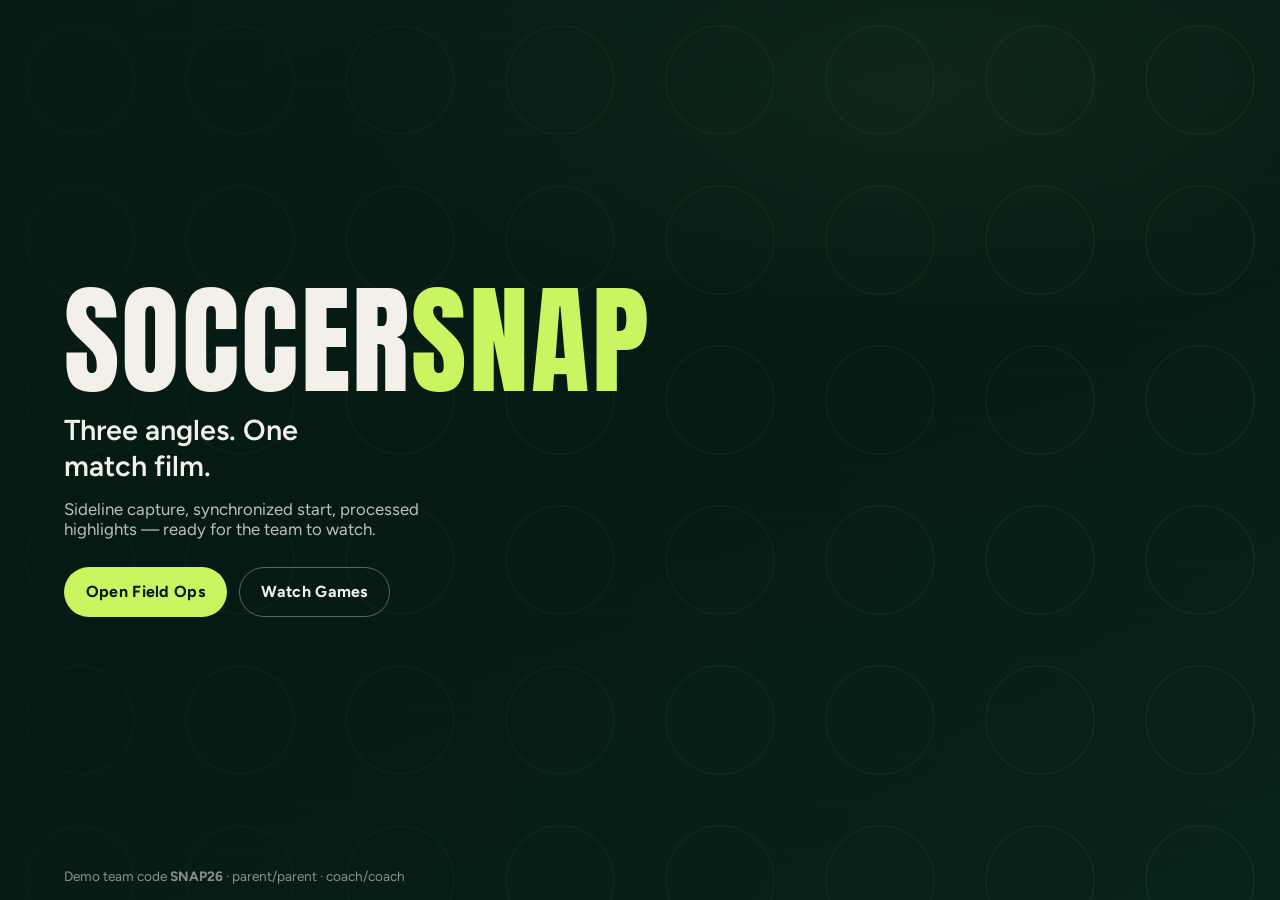
<file: src/soccersnap/web/index.html>
<!DOCTYPE html>
<html lang="en">
<head>
  <meta charset="UTF-8" />
  <meta name="viewport" content="width=device-width, initial-scale=1" />
  <title>SoccerSnap</title>
  <link rel="preconnect" href="https://fonts.googleapis.com" />
  <link rel="preconnect" href="https://fonts.gstatic.com" crossorigin />
  <link href="https://fonts.googleapis.com/css2?family=Anton&family=Figtree:wght@400;500;600;700&display=swap" rel="stylesheet" />
  <style>
    :root {
      --pitch: #0b3d2e;
      --night: #061a14;
      --chalk: #f2f0e9;
      --lime: #c8f560;
      --action: #ff4d3d;
      --mist: rgba(242, 240, 233, 0.12);
    }
    * { box-sizing: border-box; margin: 0; padding: 0; }
    body {
      min-height: 100vh;
      font-family: "Figtree", sans-serif;
      color: var(--chalk);
      background:
        radial-gradient(ellipse 80% 50% at 70% 10%, rgba(200, 245, 96, 0.14), transparent 55%),
        linear-gradient(160deg, #08261c 0%, var(--night) 45%, #0a2f22 100%);
    }
    .hero {
      min-height: 100vh;
      display: grid;
      align-content: center;
      padding: clamp(1.5rem, 5vw, 4rem);
      background-image:
        linear-gradient(90deg, rgba(6,26,20,0.88), rgba(6,26,20,0.55)),
        repeating-linear-gradient(
          0deg,
          transparent,
          transparent 47px,
          rgba(242,240,233,0.05) 48px
        ),
        url("data:image/svg+xml,%3Csvg xmlns='http://www.w3.org/2000/svg' width='160' height='160'%3E%3Ccircle cx='80' cy='80' r='54' fill='none' stroke='%23c8f560' stroke-opacity='0.12' stroke-width='2'/%3E%3C/svg%3E");
      background-size: cover, auto, 160px 160px;
      animation: rise 900ms ease-out both;
    }
    @keyframes rise {
      from { opacity: 0; transform: translateY(12px); }
      to { opacity: 1; transform: none; }
    }
    .brand {
      font-family: "Anton", sans-serif;
      font-size: clamp(3.4rem, 12vw, 7.5rem);
      letter-spacing: 0.02em;
      line-height: 0.95;
      text-transform: uppercase;
    }
    .brand span { color: var(--lime); }
    h1 {
      margin-top: 1rem;
      max-width: 16ch;
      font-size: clamp(1.25rem, 3vw, 1.8rem);
      font-weight: 600;
      line-height: 1.25;
    }
    p.lead {
      margin-top: 0.85rem;
      max-width: 36ch;
      color: rgba(242, 240, 233, 0.78);
      font-size: 1.05rem;
    }
    .cta {
      display: flex;
      flex-wrap: wrap;
      gap: 0.75rem;
      margin-top: 1.75rem;
    }
    a.btn {
      display: inline-flex;
      align-items: center;
      justify-content: center;
      padding: 0.9rem 1.35rem;
      border-radius: 999px;
      text-decoration: none;
      font-weight: 700;
      letter-spacing: 0.02em;
      transition: transform 160ms ease, background 160ms ease;
    }
    a.btn:hover { transform: translateY(-2px); }
    a.primary { background: var(--lime); color: var(--night); }
    a.ghost {
      background: transparent;
      color: var(--chalk);
      border: 1px solid rgba(242, 240, 233, 0.35);
    }
    footer {
      position: fixed;
      left: 0; right: 0; bottom: 0;
      padding: 1rem clamp(1.5rem, 5vw, 4rem);
      font-size: 0.85rem;
      color: rgba(242, 240, 233, 0.55);
    }
  </style>
</head>
<body>
  <main class="hero">
    <div class="brand">Soccer<span>Snap</span></div>
    <h1>Three angles. One match film.</h1>
    <p class="lead">Sideline capture, synchronized start, processed highlights — ready for the team to watch.</p>
    <div class="cta">
      <a class="btn primary" href="/field/">Open Field Ops</a>
      <a class="btn ghost" href="/watch/">Watch Games</a>
    </div>
  </main>
  <footer>Demo team code <strong>SNAP26</strong> · parent/parent · coach/coach</footer>
</body>
</html>
</file>
